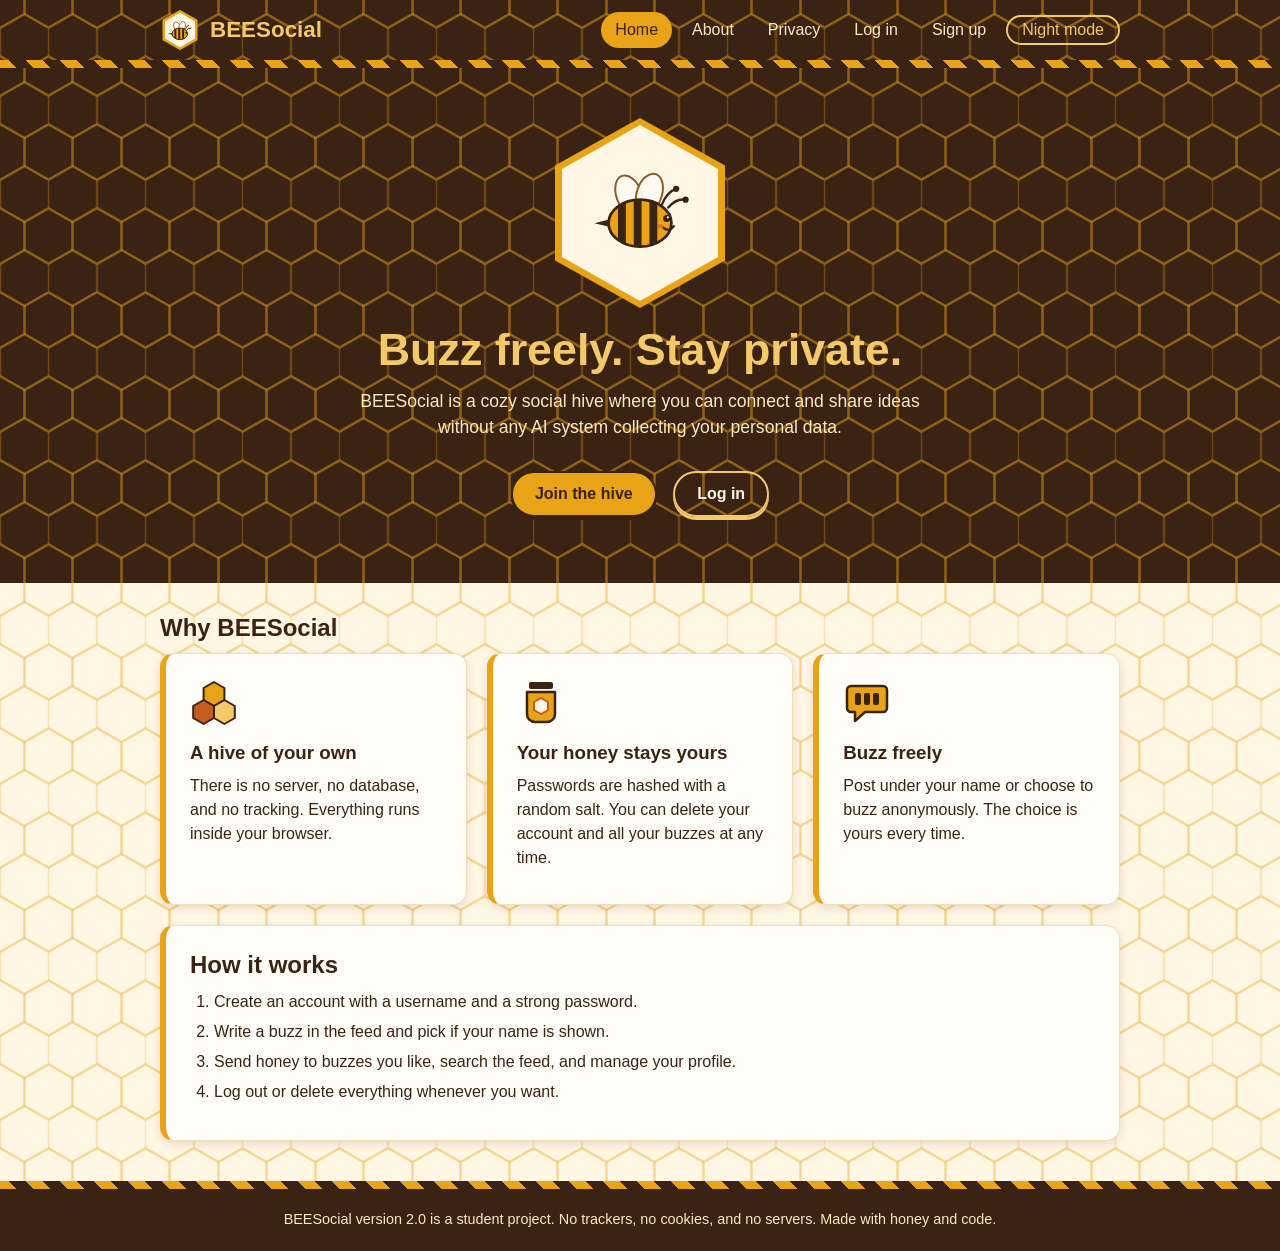
<file: beesocial/index.html>
<!DOCTYPE html>
<html lang="en">
<head>
  <meta charset="UTF-8">
  <meta name="viewport" content="width=device-width, initial-scale=1.0">
  <meta name="description" content="BEESocial is a private, bee themed social media prototype built with HTML, CSS, and JavaScript.">
  <title>BEESocial | Private Social Media</title>
  <link rel="icon" href="assets/img/logo.svg">
  <link rel="stylesheet" href="src/css/style.css">
</head>
<body data-root="">

  <!-- The navigation bar is created by main.js -->
  <div id="navbar"></div>

  <section class="hero">
    <div class="hero-bee"><div class="hero-bee-inner"><img src="assets/img/bee.svg" alt="A friendly bee"></div></div>
    <h1>Buzz freely. Stay private.</h1>
    <p>BEESocial is a cozy social hive where you can connect and share ideas without any AI system collecting your personal data.</p>
    <a class="btn" href="pages/signup.html">Join the hive</a>
    <a class="btn btn-outline" href="pages/login.html">Log in</a>
  </section>

  <main class="container">
    <h2>Why BEESocial</h2>
    <div class="features">
      <div class="card">
        <img class="feature-icon" src="assets/img/icon-comb.svg" alt="Honeycomb icon">
        <h3>A hive of your own</h3>
        <p>There is no server, no database, and no tracking. Everything runs inside your browser.</p>
      </div>
      <div class="card">
        <img class="feature-icon" src="assets/img/icon-jar.svg" alt="Honey jar icon">
        <h3>Your honey stays yours</h3>
        <p>Passwords are hashed with a random salt. You can delete your account and all your buzzes at any time.</p>
      </div>
      <div class="card">
        <img class="feature-icon" src="assets/img/icon-buzz.svg" alt="Speech bubble icon">
        <h3>Buzz freely</h3>
        <p>Post under your name or choose to buzz anonymously. The choice is yours every time.</p>
      </div>
    </div>

    <div class="card text-page">
      <h2>How it works</h2>
      <ol>
        <li>Create an account with a username and a strong password.</li>
        <li>Write a buzz in the feed and pick if your name is shown.</li>
        <li>Send honey to buzzes you like, search the feed, and manage your profile.</li>
        <li>Log out or delete everything whenever you want.</li>
      </ol>
    </div>
  </main>

  <footer class="footer">
    <p>BEESocial version 2.0 is a student project. No trackers, no cookies, and no servers. Made with honey and code.</p>
  </footer>

  <script src="src/js/main.js"></script>
</body>
</html>
</file>
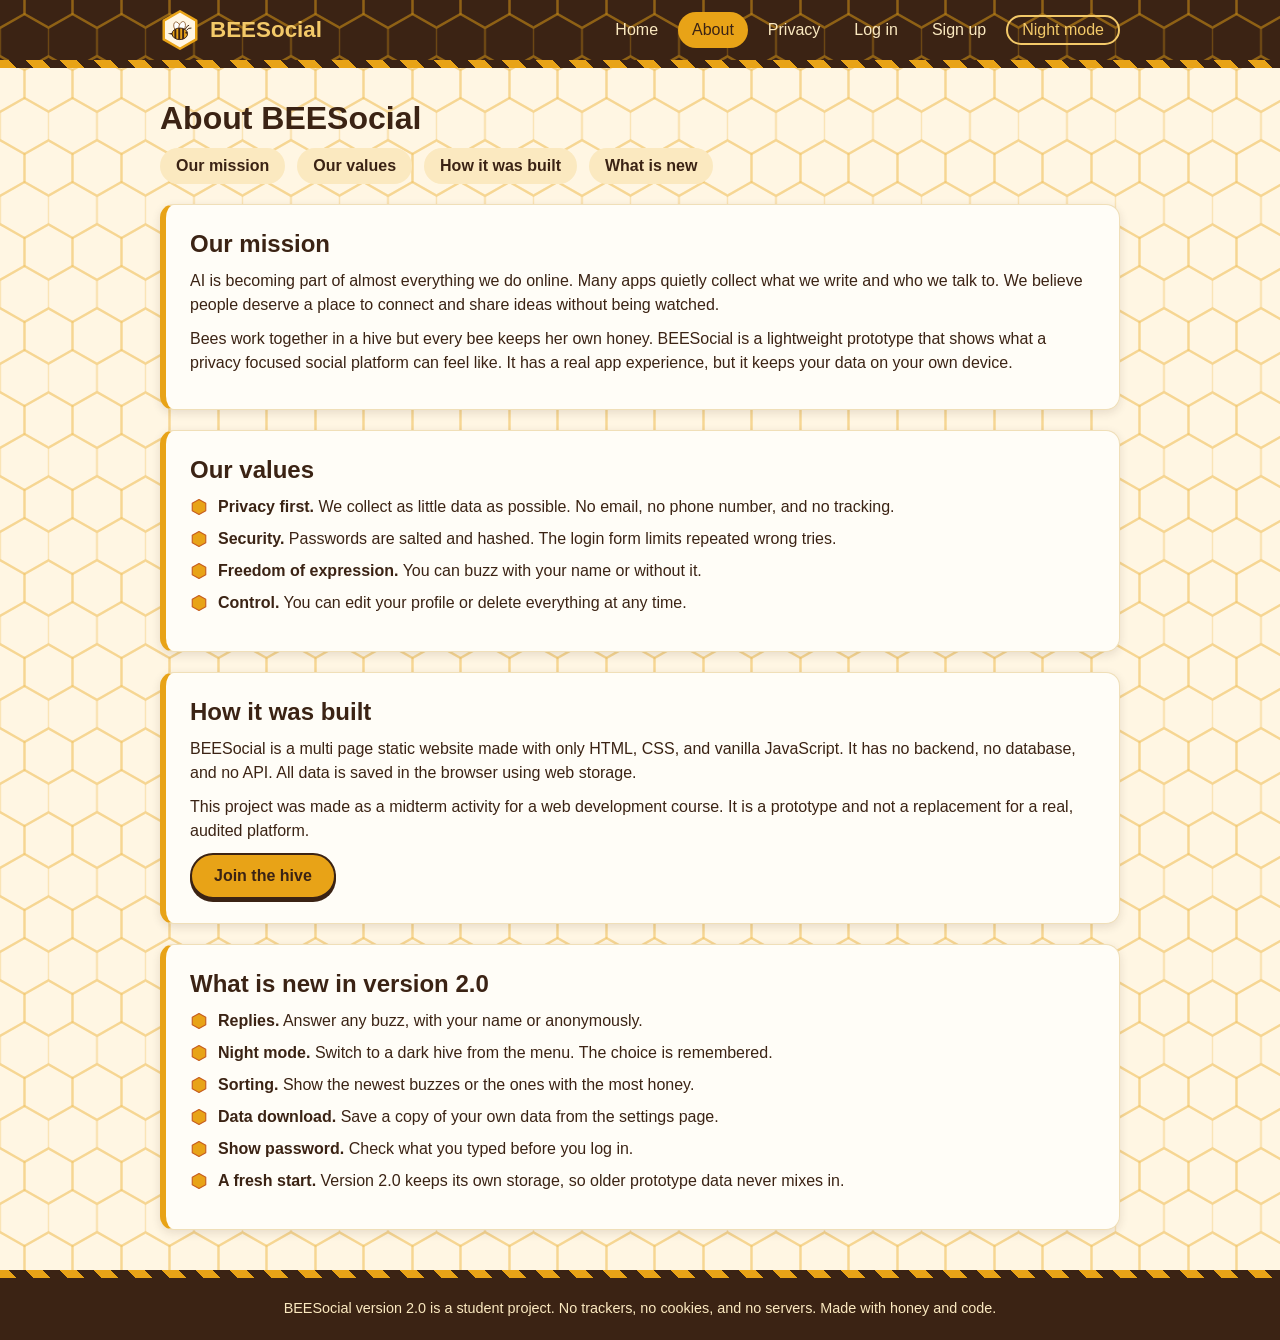
<file: beesocial/pages/about.html>
<!DOCTYPE html>
<html lang="en">
<head>
  <meta charset="UTF-8">
  <meta name="viewport" content="width=device-width, initial-scale=1.0">
  <title>About Us | BEESocial</title>
  <link rel="icon" href="../assets/img/logo.svg">
  <link rel="stylesheet" href="../src/css/style.css">
</head>
<body data-root="../">

  <div id="navbar"></div>

  <main class="container text-page">
    <h1>About BEESocial</h1>

    <!-- Links that jump to the sections below -->
    <div class="toc">
      <a href="#mission">Our mission</a>
      <a href="#values">Our values</a>
      <a href="#built">How it was built</a>
      <a href="#new">What is new</a>
    </div>

    <div class="card" id="mission">
      <h2>Our mission</h2>
      <p>AI is becoming part of almost everything we do online. Many apps quietly collect what we write and who we talk to. We believe people deserve a place to connect and share ideas without being watched.</p>
      <p>Bees work together in a hive but every bee keeps her own honey. BEESocial is a lightweight prototype that shows what a privacy focused social platform can feel like. It has a real app experience, but it keeps your data on your own device.</p>
    </div>

    <div class="card" id="values">
      <h2>Our values</h2>
      <ul>
        <li><strong>Privacy first.</strong> We collect as little data as possible. No email, no phone number, and no tracking.</li>
        <li><strong>Security.</strong> Passwords are salted and hashed. The login form limits repeated wrong tries.</li>
        <li><strong>Freedom of expression.</strong> You can buzz with your name or without it.</li>
        <li><strong>Control.</strong> You can edit your profile or delete everything at any time.</li>
      </ul>
    </div>

    <div class="card" id="built">
      <h2>How it was built</h2>
      <p>BEESocial is a multi page static website made with only HTML, CSS, and vanilla JavaScript. It has no backend, no database, and no API. All data is saved in the browser using web storage.</p>
      <p>This project was made as a midterm activity for a web development course. It is a prototype and not a replacement for a real, audited platform.</p>
      <a class="btn" href="signup.html">Join the hive</a>
    </div>

    <div class="card" id="new">
      <h2>What is new in version 2.0</h2>
      <ul>
        <li><strong>Replies.</strong> Answer any buzz, with your name or anonymously.</li>
        <li><strong>Night mode.</strong> Switch to a dark hive from the menu. The choice is remembered.</li>
        <li><strong>Sorting.</strong> Show the newest buzzes or the ones with the most honey.</li>
        <li><strong>Data download.</strong> Save a copy of your own data from the settings page.</li>
        <li><strong>Show password.</strong> Check what you typed before you log in.</li>
        <li><strong>A fresh start.</strong> Version 2.0 keeps its own storage, so older prototype data never mixes in.</li>
      </ul>
    </div>
  </main>

  <footer class="footer">
    <p>BEESocial version 2.0 is a student project. No trackers, no cookies, and no servers. Made with honey and code.</p>
  </footer>

  <script src="../src/js/main.js"></script>
</body>
</html>
</file>
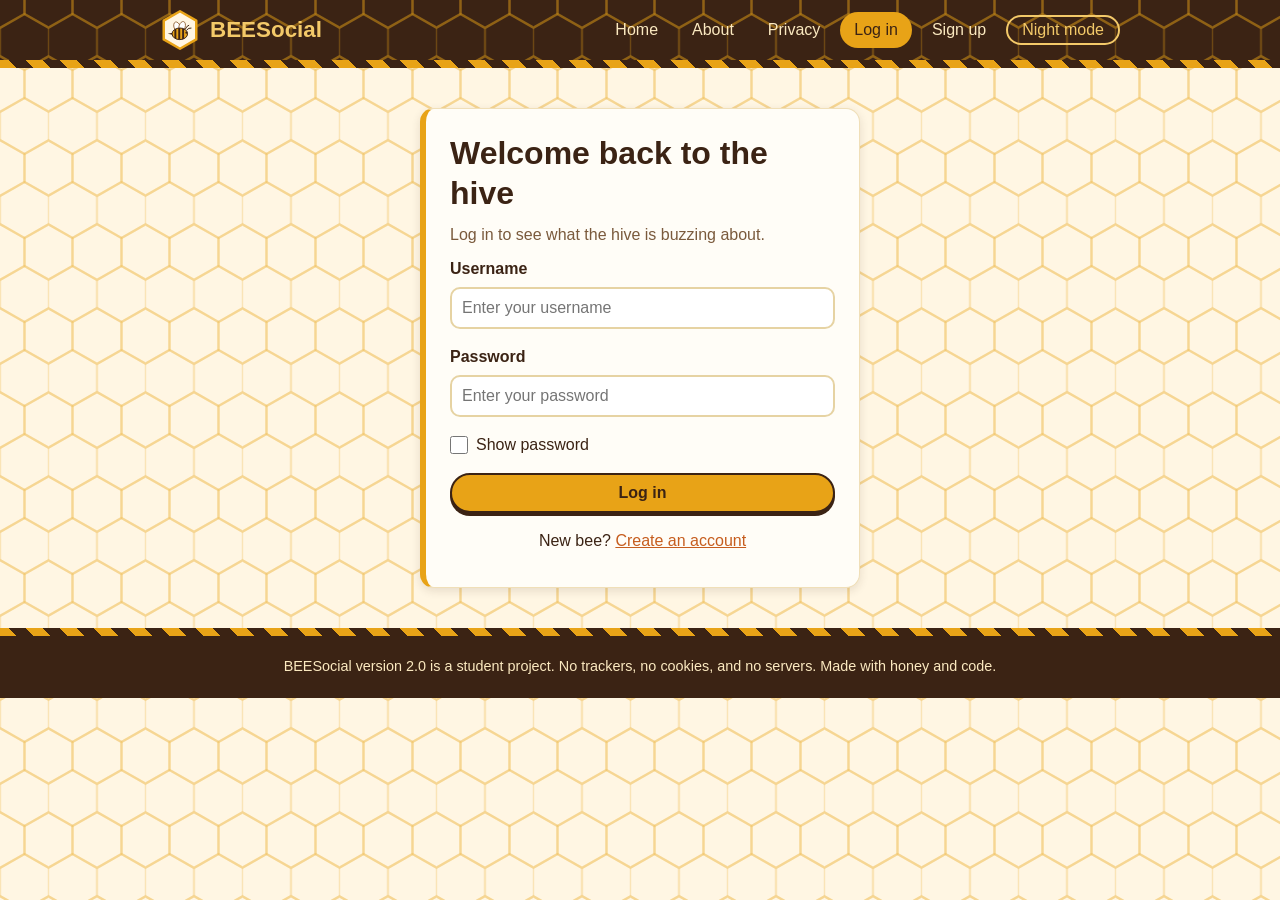
<file: beesocial/pages/feed.html>
<!DOCTYPE html>
<html lang="en">
<head>
  <meta charset="UTF-8">
  <meta name="viewport" content="width=device-width, initial-scale=1.0">
  <title>Feed | BEESocial</title>
  <link rel="icon" href="../assets/img/logo.svg">
  <link rel="stylesheet" href="../src/css/style.css">
</head>
<body data-root="../">

  <div id="navbar"></div>

  <main class="container">
    <div class="layout">

      <!-- Left card, filled by feed.js -->
      <aside class="card sidebar" id="sidebar"></aside>

      <section class="feed">

        <!-- Write a post -->
        <div class="card">
          <h2>What is the buzz today?</h2>
          <div id="message" class="message"></div>

          <form id="postForm">
            <div class="form-group">
              <textarea id="postText" name="postText" maxlength="200" placeholder="Share a buzz with the hive..."></textarea>
            </div>

            <div class="compose-footer">
              <div class="radio-group">
                <div class="radio-row">
                  <input type="radio" id="postNamed" name="visibility" value="named" checked>
                  <label for="postNamed">Show my name</label>
                </div>
                <div class="radio-row">
                  <input type="radio" id="postAnonymous" name="visibility" value="anonymous">
                  <label for="postAnonymous">Post anonymously</label>
                </div>
              </div>

              <span class="hint" id="charCount">0 / 200</span>
              <button type="submit" class="btn">Buzz it</button>
            </div>
          </form>
        </div>

        <!-- Search -->
        <div class="toolbar">
          <input type="text" id="searchInput" placeholder="Search the hive...">
          <select id="sortSelect" aria-label="Sort buzzes">
            <option value="newest">Newest first</option>
            <option value="honey">Most honey</option>
          </select>
        </div>

        <!-- All posts, filled by feed.js -->
        <div id="postList"></div>

      </section>
    </div>
  </main>

  <footer class="footer">
    <p>BEESocial version 2.0 is a student project. No trackers, no cookies, and no servers. Made with honey and code.</p>
  </footer>

  <script src="../src/js/main.js"></script>
  <script src="../src/js/feed.js"></script>
</body>
</html>
</file>
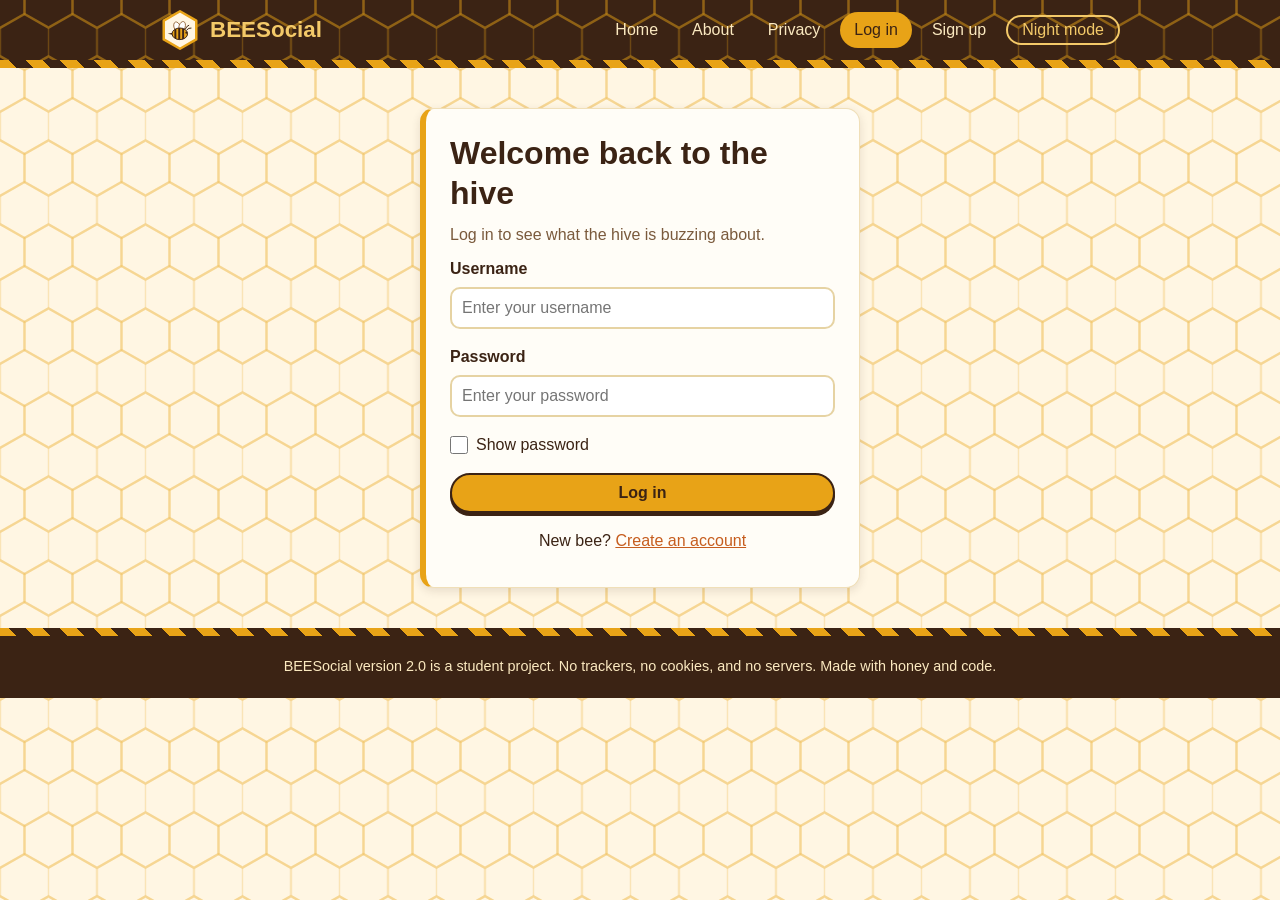
<file: beesocial/pages/login.html>
<!DOCTYPE html>
<html lang="en">
<head>
  <meta charset="UTF-8">
  <meta name="viewport" content="width=device-width, initial-scale=1.0">
  <title>Log in | BEESocial</title>
  <link rel="icon" href="../assets/img/logo.svg">
  <link rel="stylesheet" href="../src/css/style.css">
</head>
<body data-root="../">

  <div id="navbar"></div>

  <main class="container">
    <div class="card auth-card">
      <h1>Welcome back to the hive</h1>
      <p class="subtitle">Log in to see what the hive is buzzing about.</p>

      <div id="message" class="message"></div>

      <form id="loginForm">
        <div class="form-group">
          <label for="username">Username</label>
          <input type="text" id="username" name="username" placeholder="Enter your username" autocomplete="username" required>
        </div>

        <div class="form-group">
          <label for="password">Password</label>
          <input type="password" id="password" name="password" placeholder="Enter your password" autocomplete="current-password" required>
        </div>

        <div class="form-group check-row">
          <input type="checkbox" id="showPassword">
          <label for="showPassword">Show password</label>
        </div>

        <button type="submit" class="btn btn-full">Log in</button>
      </form>

      <p class="switch-text">New bee? <a href="signup.html">Create an account</a></p>
    </div>
  </main>

  <footer class="footer">
    <p>BEESocial version 2.0 is a student project. No trackers, no cookies, and no servers. Made with honey and code.</p>
  </footer>

  <script src="../src/js/main.js"></script>
  <script src="../src/js/login.js"></script>
</body>
</html>
</file>
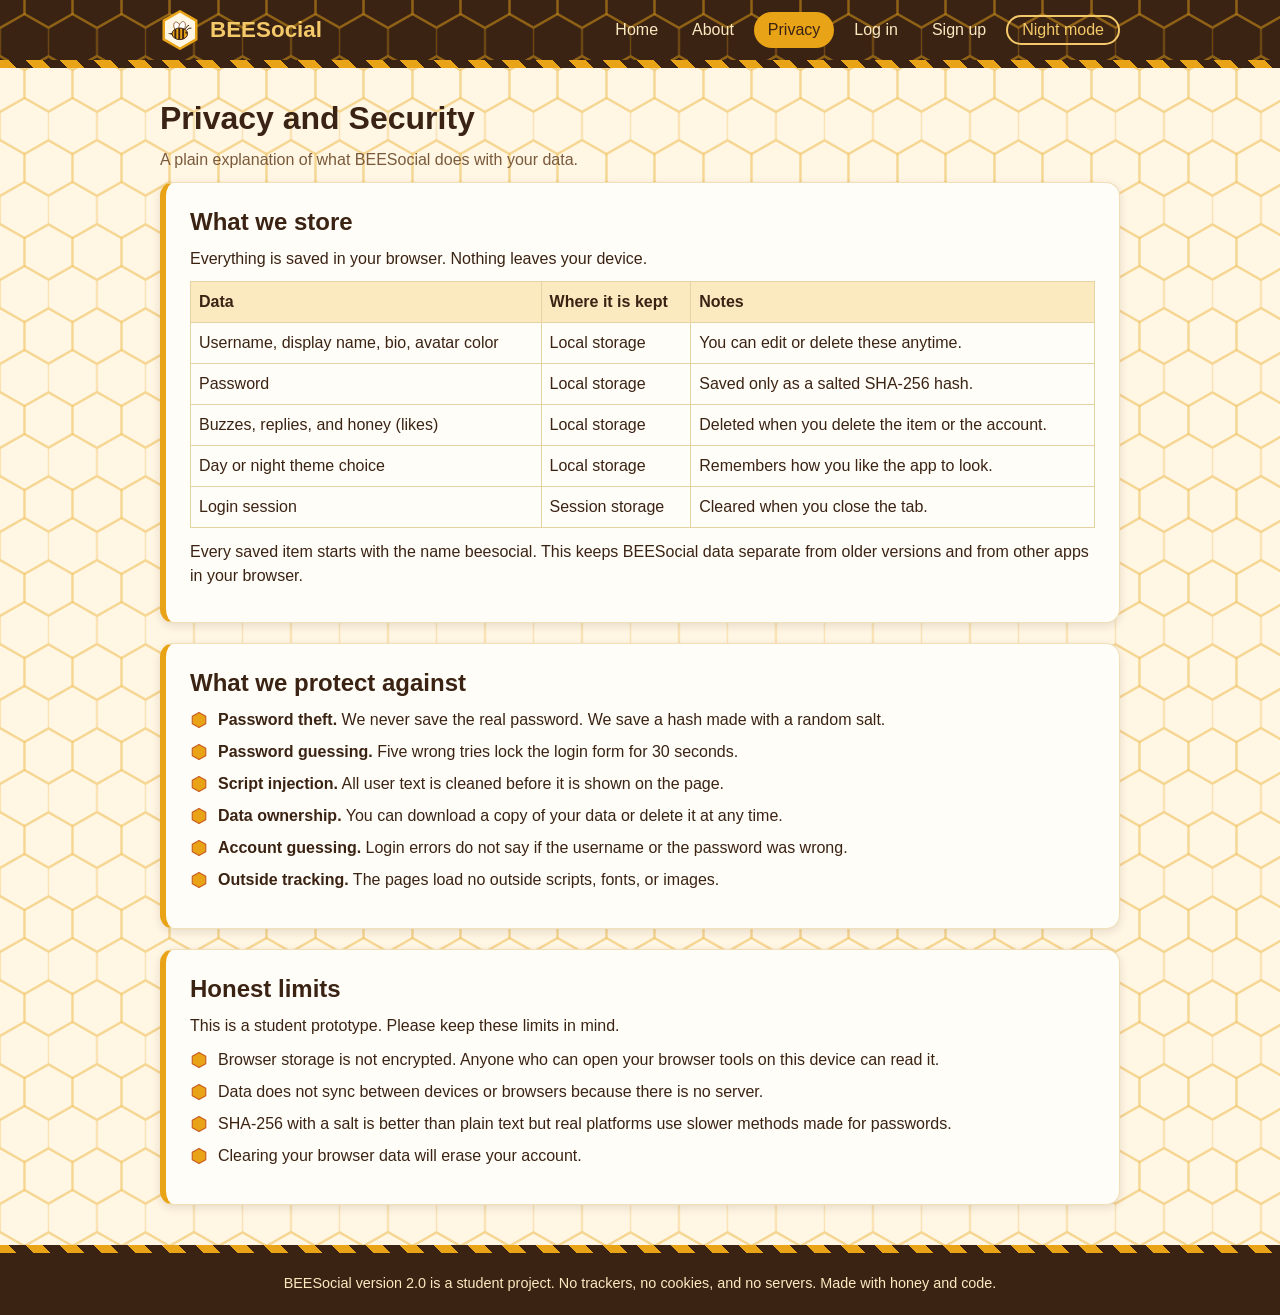
<file: beesocial/pages/privacy.html>
<!DOCTYPE html>
<html lang="en">
<head>
  <meta charset="UTF-8">
  <meta name="viewport" content="width=device-width, initial-scale=1.0">
  <title>Privacy | BEESocial</title>
  <link rel="icon" href="../assets/img/logo.svg">
  <link rel="stylesheet" href="../src/css/style.css">
</head>
<body data-root="../">

  <div id="navbar"></div>

  <main class="container text-page">
    <h1>Privacy and Security</h1>
    <p class="subtitle">A plain explanation of what BEESocial does with your data.</p>

    <div class="card">
      <h2>What we store</h2>
      <p>Everything is saved in your browser. Nothing leaves your device.</p>
      <table>
        <tr>
          <th>Data</th>
          <th>Where it is kept</th>
          <th>Notes</th>
        </tr>
        <tr>
          <td>Username, display name, bio, avatar color</td>
          <td>Local storage</td>
          <td>You can edit or delete these anytime.</td>
        </tr>
        <tr>
          <td>Password</td>
          <td>Local storage</td>
          <td>Saved only as a salted SHA-256 hash.</td>
        </tr>
        <tr>
          <td>Buzzes, replies, and honey (likes)</td>
          <td>Local storage</td>
          <td>Deleted when you delete the item or the account.</td>
        </tr>
        <tr>
          <td>Day or night theme choice</td>
          <td>Local storage</td>
          <td>Remembers how you like the app to look.</td>
        </tr>
        <tr>
          <td>Login session</td>
          <td>Session storage</td>
          <td>Cleared when you close the tab.</td>
        </tr>
      </table>
      <p>Every saved item starts with the name beesocial. This keeps BEESocial data separate from older versions and from other apps in your browser.</p>
    </div>

    <div class="card">
      <h2>What we protect against</h2>
      <ul>
        <li><strong>Password theft.</strong> We never save the real password. We save a hash made with a random salt.</li>
        <li><strong>Password guessing.</strong> Five wrong tries lock the login form for 30 seconds.</li>
        <li><strong>Script injection.</strong> All user text is cleaned before it is shown on the page.</li>
        <li><strong>Data ownership.</strong> You can download a copy of your data or delete it at any time.</li>
        <li><strong>Account guessing.</strong> Login errors do not say if the username or the password was wrong.</li>
        <li><strong>Outside tracking.</strong> The pages load no outside scripts, fonts, or images.</li>
      </ul>
    </div>

    <div class="card">
      <h2>Honest limits</h2>
      <p>This is a student prototype. Please keep these limits in mind.</p>
      <ul>
        <li>Browser storage is not encrypted. Anyone who can open your browser tools on this device can read it.</li>
        <li>Data does not sync between devices or browsers because there is no server.</li>
        <li>SHA-256 with a salt is better than plain text but real platforms use slower methods made for passwords.</li>
        <li>Clearing your browser data will erase your account.</li>
      </ul>
    </div>
  </main>

  <footer class="footer">
    <p>BEESocial version 2.0 is a student project. No trackers, no cookies, and no servers. Made with honey and code.</p>
  </footer>

  <script src="../src/js/main.js"></script>
</body>
</html>
</file>
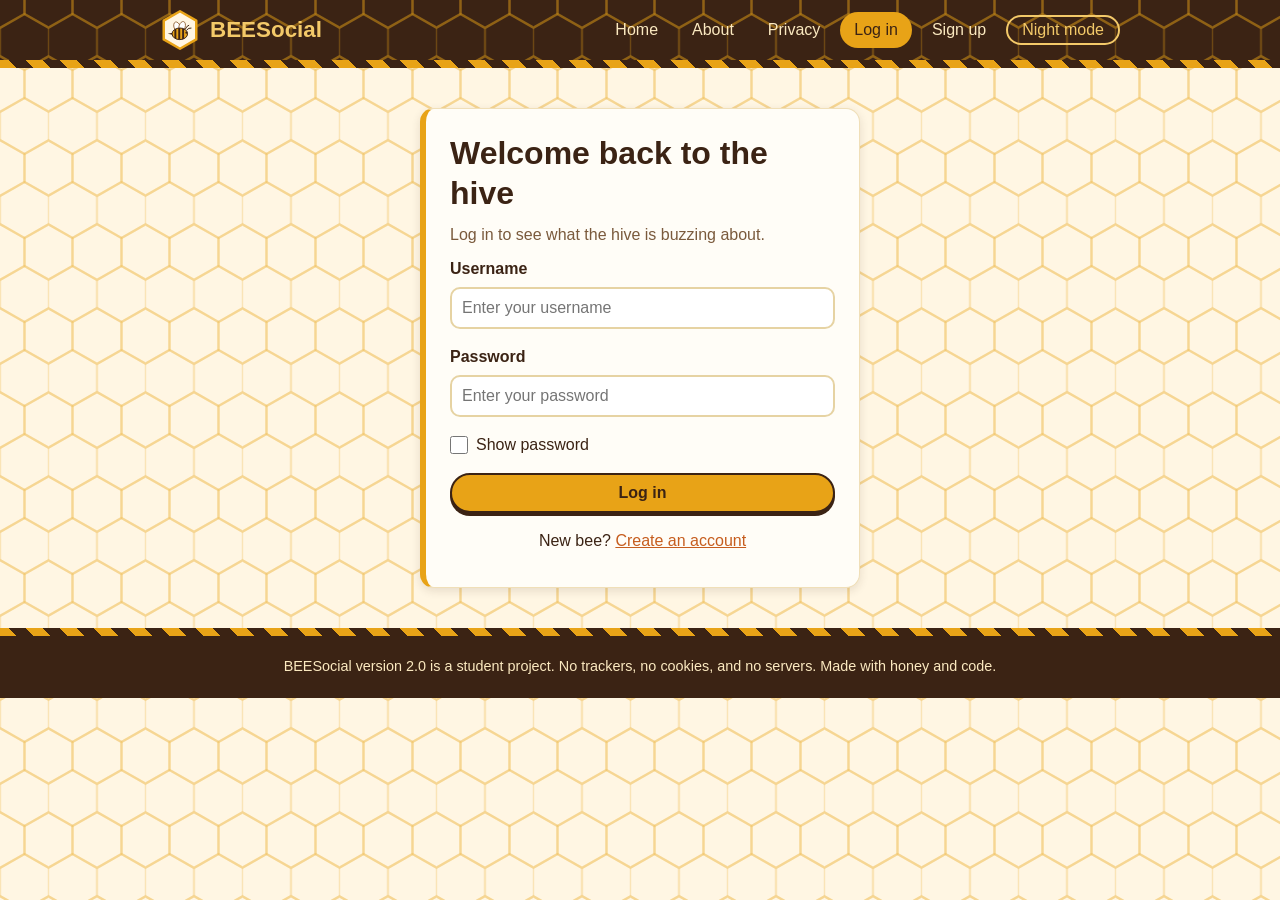
<file: beesocial/pages/profile.html>
<!DOCTYPE html>
<html lang="en">
<head>
  <meta charset="UTF-8">
  <meta name="viewport" content="width=device-width, initial-scale=1.0">
  <title>Profile | BEESocial</title>
  <link rel="icon" href="../assets/img/logo.svg">
  <link rel="stylesheet" href="../src/css/style.css">
</head>
<body data-root="../">

  <div id="navbar"></div>

  <main class="container">

    <!-- Profile info, filled by profile.js -->
    <div class="card profile-header">
      <div id="profileHeader"></div>

      <div class="stats">
        <div><strong id="statPosts">0</strong>Buzzes</div>
        <div><strong id="statLikes">0</strong>Honey received</div>
        <div><strong id="statReplies">0</strong>Replies sent</div>
        <div><strong id="statAnonymous">0</strong>Anonymous buzzes</div>
      </div>
    </div>

    <h2>Your buzzes</h2>
    <div id="postList"></div>

  </main>

  <footer class="footer">
    <p>BEESocial version 2.0 is a student project. No trackers, no cookies, and no servers. Made with honey and code.</p>
  </footer>

  <script src="../src/js/main.js"></script>
  <script src="../src/js/profile.js"></script>
</body>
</html>
</file>
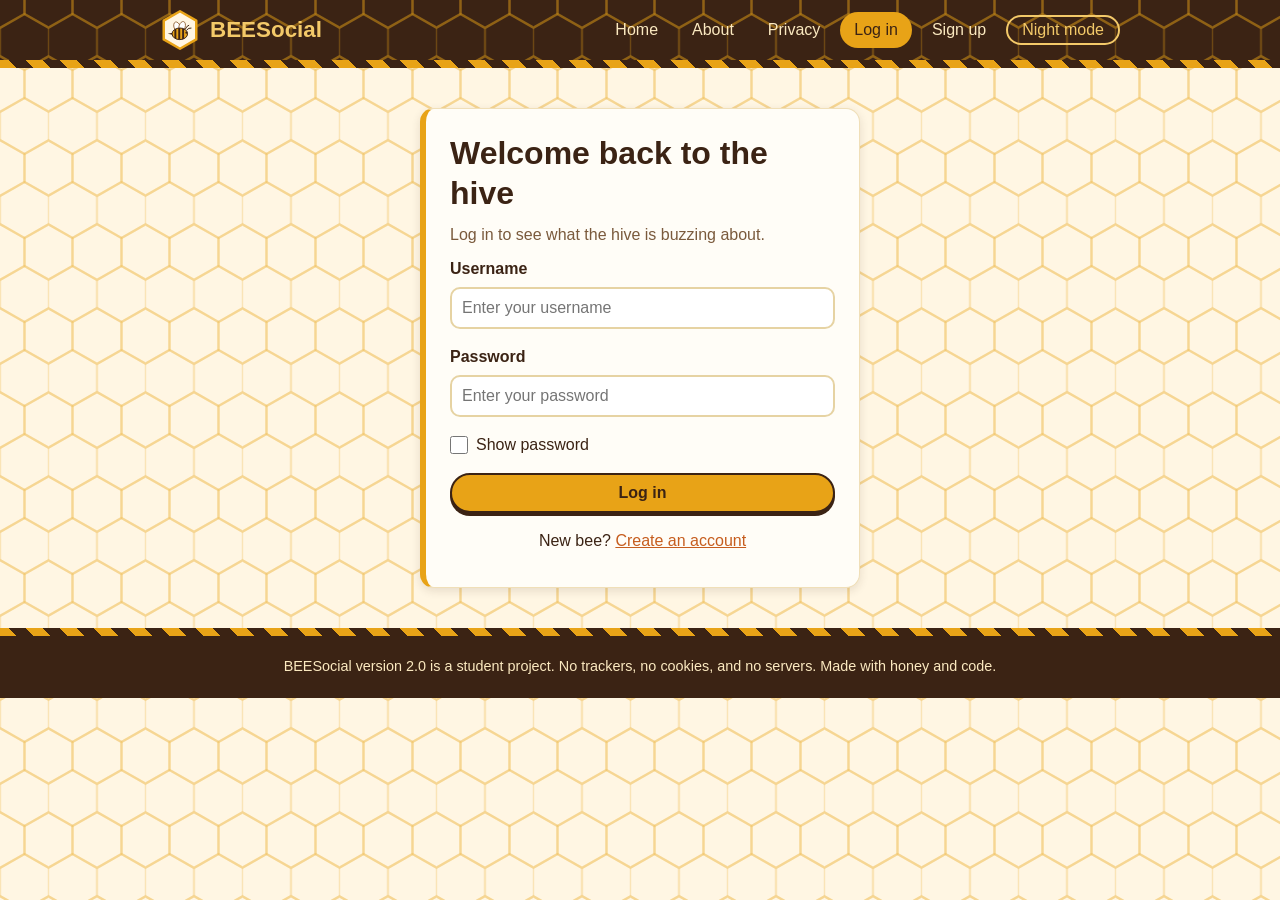
<file: beesocial/pages/settings.html>
<!DOCTYPE html>
<html lang="en">
<head>
  <meta charset="UTF-8">
  <meta name="viewport" content="width=device-width, initial-scale=1.0">
  <title>Settings | BEESocial</title>
  <link rel="icon" href="../assets/img/logo.svg">
  <link rel="stylesheet" href="../src/css/style.css">
</head>
<body data-root="../">

  <div id="navbar"></div>

  <main class="container">
    <h1>Settings</h1>

    <!-- Edit profile -->
    <div class="card">
      <h2>Edit profile</h2>
      <div id="profileMessage" class="message"></div>

      <form id="profileForm">
        <div class="form-group">
          <label for="displayName">Display name</label>
          <input type="text" id="displayName" name="displayName" required>
        </div>

        <div class="form-group">
          <label for="bio">Bio</label>
          <textarea id="bio" name="bio" maxlength="120" placeholder="Tell people a little about you"></textarea>
          <p class="hint">Up to 120 characters.</p>
        </div>

        <div class="form-group">
          <label for="avatarColor">Avatar color</label>
          <select id="avatarColor" name="avatarColor"></select>
        </div>

        <button type="submit" class="btn">Save profile</button>
      </form>
    </div>

    <!-- Change password -->
    <div class="card">
      <h2>Change password</h2>
      <div id="passwordMessage" class="message"></div>

      <form id="passwordForm">
        <div class="form-group">
          <label for="currentPassword">Current password</label>
          <input type="password" id="currentPassword" name="currentPassword" autocomplete="current-password" required>
        </div>

        <div class="form-group">
          <label for="newPassword">New password</label>
          <input type="password" id="newPassword" name="newPassword" autocomplete="new-password" required>
        </div>

        <div class="form-group">
          <label for="confirmNewPassword">Confirm new password</label>
          <input type="password" id="confirmNewPassword" name="confirmNewPassword" autocomplete="new-password" required>
        </div>

        <button type="submit" class="btn">Change password</button>
      </form>
    </div>

    <!-- Download data -->
    <div class="card">
      <h2>Download my data</h2>
      <p>Get a copy of your profile, your buzzes, and your replies as a file. Your password is not included.</p>
      <div id="exportMessage" class="message"></div>
      <button type="button" id="exportBtn" class="btn btn-outline">Download my data</button>
    </div>

    <!-- Delete account -->
    <div class="card">
      <h2>Delete account</h2>
      <p>This removes your account, your buzzes, your replies, and your honey from this browser. It cannot be undone.</p>
      <button type="button" id="deleteBtn" class="btn btn-danger">Delete my account</button>
    </div>
  </main>

  <footer class="footer">
    <p>BEESocial version 2.0 is a student project. No trackers, no cookies, and no servers. Made with honey and code.</p>
  </footer>

  <script src="../src/js/main.js"></script>
  <script src="../src/js/settings.js"></script>
</body>
</html>
</file>
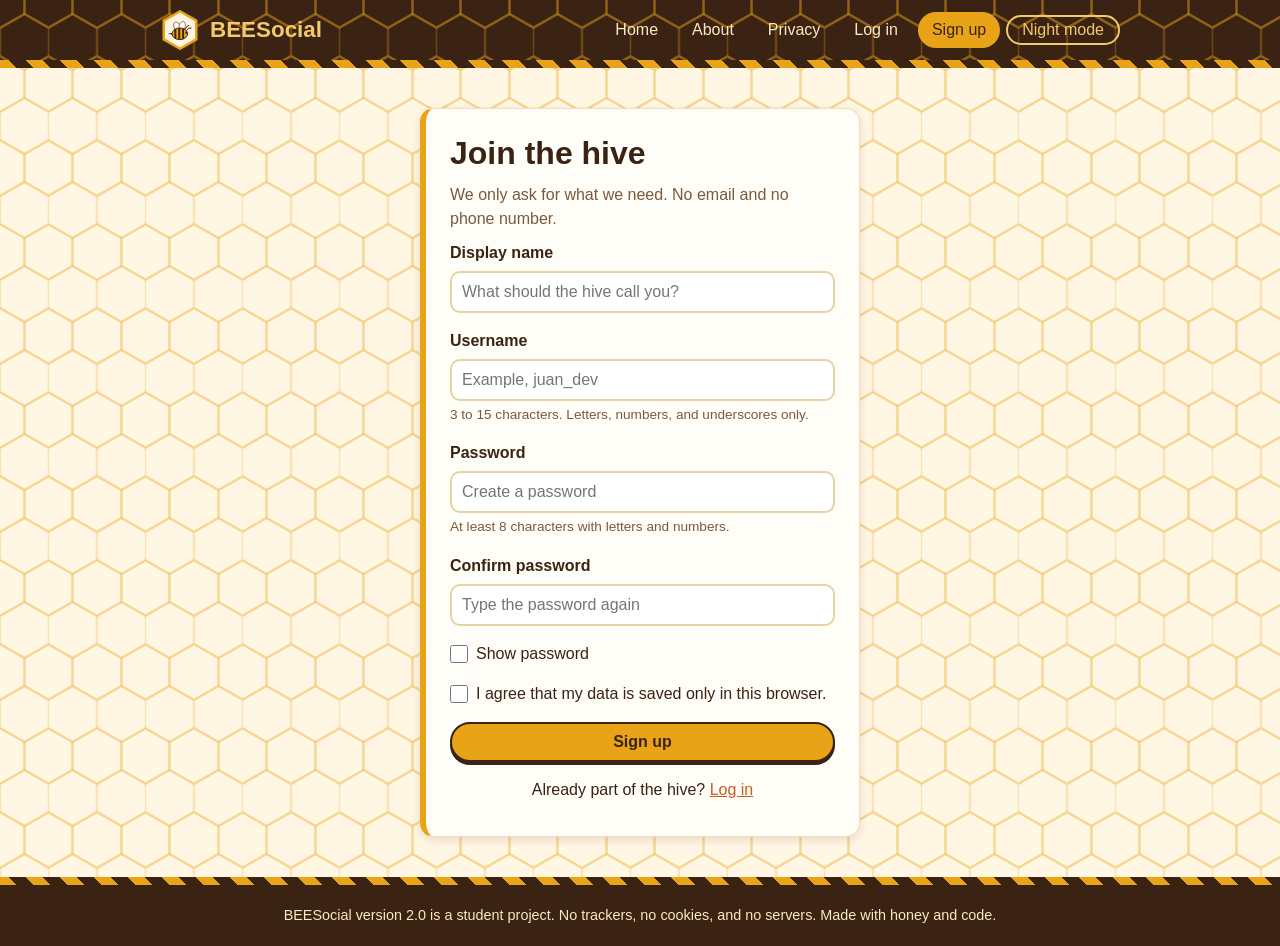
<file: beesocial/pages/signup.html>
<!DOCTYPE html>
<html lang="en">
<head>
  <meta charset="UTF-8">
  <meta name="viewport" content="width=device-width, initial-scale=1.0">
  <title>Sign up | BEESocial</title>
  <link rel="icon" href="../assets/img/logo.svg">
  <link rel="stylesheet" href="../src/css/style.css">
</head>
<body data-root="../">

  <div id="navbar"></div>

  <main class="container">
    <div class="card auth-card">
      <h1>Join the hive</h1>
      <p class="subtitle">We only ask for what we need. No email and no phone number.</p>

      <div id="message" class="message"></div>

      <form id="signupForm">
        <div class="form-group">
          <label for="displayName">Display name</label>
          <input type="text" id="displayName" name="displayName" placeholder="What should the hive call you?" required>
        </div>

        <div class="form-group">
          <label for="username">Username</label>
          <input type="text" id="username" name="username" placeholder="Example, juan_dev" autocomplete="username" required>
          <p class="hint">3 to 15 characters. Letters, numbers, and underscores only.</p>
        </div>

        <div class="form-group">
          <label for="password">Password</label>
          <input type="password" id="password" name="password" placeholder="Create a password" autocomplete="new-password" required>
          <p class="hint">At least 8 characters with letters and numbers.</p>
        </div>

        <div class="form-group">
          <label for="confirmPassword">Confirm password</label>
          <input type="password" id="confirmPassword" name="confirmPassword" placeholder="Type the password again" autocomplete="new-password" required>
        </div>

        <div class="form-group check-row">
          <input type="checkbox" id="showPassword">
          <label for="showPassword">Show password</label>
        </div>

        <div class="form-group check-row">
          <input type="checkbox" id="agree" name="agree">
          <label for="agree">I agree that my data is saved only in this browser.</label>
        </div>

        <button type="submit" class="btn btn-full">Sign up</button>
      </form>

      <p class="switch-text">Already part of the hive? <a href="login.html">Log in</a></p>
    </div>
  </main>

  <footer class="footer">
    <p>BEESocial version 2.0 is a student project. No trackers, no cookies, and no servers. Made with honey and code.</p>
  </footer>

  <script src="../src/js/main.js"></script>
  <script src="../src/js/signup.js"></script>
</body>
</html>
</file>
<file: beesocial/src/css/style.css>
/* style.css
   One external stylesheet used by every page of BEESocial.

   Color palette (warm autumn)
   Honey amber   #e8a317
   Burnt orange  #c65d1e
   Maple rust    #a63d2f
   Deep brown    #3b2314
   Cream         #fff6e3

   The colors that change between day and night are saved as variables.
   Night mode only changes the variables, so the rest of the code stays the same. */

:root {
  --bg: #fff6e3;
  --pattern: url("../../assets/img/honeycomb-light.svg");
  --text: #3b2314;
  --heading: #3b2314;
  --muted: #7a5a3c;
  --card: #fffdf7;
  --card-border: #f0dfb8;
  --input-bg: #ffffff;
  --input-border: #e6d3a3;
  --soft: #fbe9c0;
  --soft-hover: #fff1c9;
  --link: #c65d1e;
  --stat: #c65d1e;
  --liked-bg: #fbe3a0;
  --btn-border: #3b2314;
  --error-bg: #fbe3dc;
  --error-text: #8a2f23;
  --success-bg: #f4efc9;
  --success-text: #4b4a14;
  --shadow: rgba(59, 35, 20, 0.12);
}

body.night {
  --bg: #1a100a;
  --pattern: url("../../assets/img/honeycomb-dark.svg");
  --text: #f6e6c8;
  --heading: #f3c969;
  --muted: #c9ab80;
  --card: #2a1a10;
  --card-border: #4a3220;
  --input-bg: #1f130b;
  --input-border: #5a3d27;
  --soft: #3d2818;
  --soft-hover: #4a321f;
  --link: #f3b92e;
  --stat: #f3c969;
  --liked-bg: #5a3d12;
  --btn-border: #f3c969;
  --error-bg: #4a1f19;
  --error-text: #ffb4a6;
  --success-bg: #3b3a12;
  --success-text: #e6e39a;
  --shadow: rgba(0, 0, 0, 0.45);
}

/* BASIC RESET AND PAGE SETTINGS */
* {
  box-sizing: border-box;
  margin: 0;
  padding: 0;
}

body {
  font-family: "Trebuchet MS", Verdana, Arial, sans-serif;
  background-color: var(--bg);
  background-image: var(--pattern);
  color: var(--text);
  line-height: 1.5;
}

a {
  color: var(--link);
}

h1, h2, h3 {
  color: var(--heading);
  margin-bottom: 10px;
  line-height: 1.25;
}

p {
  margin-bottom: 10px;
}

/* BEE STRIPE
   A thin striped bar like the body of a bee. Used under the navbar and above the footer. */
.navbar::after,
.footer::before {
  content: "";
  display: block;
  height: 8px;
  background: repeating-linear-gradient(45deg, #e8a317 0, #e8a317 12px, #3b2314 12px, #3b2314 24px);
}

/* NAVIGATION BAR */
.navbar {
  background-color: #3b2314;
  background-image: url("../../assets/img/honeycomb-dark.svg");
  position: sticky;
  top: 0;
  z-index: 10;
}

.nav-inner {
  max-width: 1000px;
  margin: 0 auto;
  padding: 10px 20px;
  display: flex;
  justify-content: space-between;
  align-items: center;
  flex-wrap: wrap;
  gap: 10px;
}

.brand {
  display: flex;
  align-items: center;
  gap: 10px;
  color: #f3c969;
  font-size: 1.4rem;
  font-weight: bold;
  text-decoration: none;
}

.brand img {
  width: 40px;
  height: 40px;
}

.nav-links {
  display: flex;
  align-items: center;
  gap: 6px;
  flex-wrap: wrap;
}

.nav-links a {
  color: #fbe9c0;
  text-decoration: none;
  padding: 6px 14px;
  border-radius: 20px;
}

.nav-links a:hover,
.nav-links a.active {
  background-color: #e8a317;
  color: #3b2314;
}

.nav-links button {
  background: none;
  border: 2px solid #f3c969;
  color: #f3c969;
  padding: 4px 14px;
  border-radius: 20px;
  cursor: pointer;
  font-size: 1rem;
  font-family: inherit;
}

.nav-links button:hover {
  background-color: #f3c969;
  color: #3b2314;
}

/* GENERAL LAYOUT */
.container {
  max-width: 1000px;
  margin: 30px auto;
  padding: 0 20px;
}

.card {
  background-color: var(--card);
  border: 1px solid var(--card-border);
  border-left: 6px solid #e8a317;
  border-radius: 14px;
  padding: 24px;
  margin-bottom: 20px;
  box-shadow: 0 3px 10px var(--shadow);
}

.subtitle {
  color: var(--muted);
}

/* BUTTONS */
.btn {
  display: inline-block;
  background-color: #e8a317;
  color: #3b2314;
  border: 2px solid var(--btn-border);
  padding: 9px 22px;
  border-radius: 30px;
  font-size: 1rem;
  font-weight: bold;
  font-family: inherit;
  cursor: pointer;
  text-decoration: none;
  box-shadow: 0 3px 0 var(--btn-border);
}

.btn:hover {
  background-color: #f3b92e;
}

.btn:active {
  box-shadow: none;
  transform: translateY(3px);
}

.btn-small {
  padding: 4px 16px;
  font-size: 0.9rem;
  box-shadow: 0 2px 0 var(--btn-border);
}

.btn-outline {
  background-color: transparent;
  color: var(--text);
}

.btn-outline:hover {
  background-color: var(--soft);
}

.btn-danger {
  background-color: #a63d2f;
  color: #ffffff;
}

.btn-danger:hover {
  background-color: #8a2f23;
}

.btn-full {
  width: 100%;
}

/* FORMS */
.form-group {
  margin-bottom: 16px;
}

label {
  display: block;
  font-weight: bold;
  margin-bottom: 6px;
}

input[type="text"],
input[type="password"],
select,
textarea {
  width: 100%;
  padding: 10px;
  border: 2px solid var(--input-border);
  border-radius: 10px;
  font-size: 1rem;
  font-family: inherit;
  background-color: var(--input-bg);
  color: var(--text);
}

input:focus,
select:focus,
textarea:focus {
  outline: none;
  border-color: #e8a317;
  box-shadow: 0 0 0 3px rgba(232, 163, 23, 0.3);
}

input[type="radio"],
input[type="checkbox"] {
  accent-color: #c65d1e;
  width: 18px;
  height: 18px;
}

textarea {
  resize: vertical;
  min-height: 90px;
}

.hint {
  font-size: 0.85rem;
  color: var(--muted);
  margin-top: 4px;
}

.check-row,
.radio-row {
  display: flex;
  align-items: center;
  gap: 8px;
}

.check-row label,
.radio-row label {
  margin-bottom: 0;
  font-weight: normal;
}

.radio-group {
  display: flex;
  gap: 20px;
  flex-wrap: wrap;
}

/* MESSAGES */
.message {
  display: none;
  padding: 10px 14px;
  border-radius: 10px;
  margin-bottom: 14px;
  font-size: 0.95rem;
}

.message.error {
  display: block;
  background-color: var(--error-bg);
  color: var(--error-text);
  border-left: 5px solid #a63d2f;
}

.message.success {
  display: block;
  background-color: var(--success-bg);
  color: var(--success-text);
  border-left: 5px solid #8a8a1f;
}

/* LOGIN AND SIGNUP PAGES */
.auth-card {
  max-width: 440px;
  margin: 40px auto;
}

.switch-text {
  text-align: center;
  margin-top: 16px;
}

/* HOME PAGE */
.hero {
  background-color: #3b2314;
  background-image: url("../../assets/img/honeycomb-dark.svg");
  color: #fff6e3;
  text-align: center;
  padding: 50px 20px 60px 20px;
}

.hero h1 {
  color: #f3c969;
  font-size: 2.8rem;
}

.hero p {
  max-width: 620px;
  margin: 0 auto 24px auto;
  color: #fbe9c0;
  font-size: 1.1rem;
}

.hero .btn {
  margin: 6px;
  border-color: #3b2314;
  box-shadow: 0 3px 0 #3b2314;
}

.hero .btn-outline {
  color: #fff6e3;
  border-color: #f3c969;
  box-shadow: 0 3px 0 #f3c969;
}

.hero .btn-outline:hover {
  background-color: #5a3a22;
}

/* The bee sits inside a honeycomb cell and floats gently up and down.
   The outer hexagon is amber and the inner hexagon is cream, which makes a border. */
.hero-bee {
  width: 170px;
  height: 190px;
  margin: 0 auto 14px auto;
  background-color: #e8a317;
  clip-path: polygon(50% 0%, 100% 25%, 100% 75%, 50% 100%, 0% 75%, 0% 25%);
  display: flex;
  justify-content: center;
  align-items: center;
  animation: float 3s ease-in-out infinite;
}

.hero-bee-inner {
  width: 156px;
  height: 176px;
  background-color: #fff6e3;
  clip-path: polygon(50% 0%, 100% 25%, 100% 75%, 50% 100%, 0% 75%, 0% 25%);
  display: flex;
  justify-content: center;
  align-items: center;
}

.hero-bee-inner img {
  width: 110px;
}

@keyframes float {
  0% { transform: translateY(0); }
  50% { transform: translateY(-12px); }
  100% { transform: translateY(0); }
}

/* People who prefer less motion will not see the animation. */
@media (prefers-reduced-motion: reduce) {
  .hero-bee {
    animation: none;
  }
}

.features {
  display: flex;
  gap: 20px;
  flex-wrap: wrap;
}

.features .card {
  flex: 1;
  min-width: 240px;
}

.feature-icon {
  width: 48px;
  height: 48px;
  margin-bottom: 8px;
}

/* ABOUT AND PRIVACY PAGES */
.toc {
  display: flex;
  gap: 12px;
  flex-wrap: wrap;
  margin-bottom: 20px;
}

.toc a {
  background-color: var(--soft);
  color: var(--text);
  text-decoration: none;
  padding: 6px 16px;
  border-radius: 20px;
  font-weight: bold;
}

.toc a:hover {
  background-color: #e8a317;
  color: #3b2314;
}

.text-page ol {
  margin-left: 24px;
  margin-bottom: 12px;
}

/* Bullet lists use small honeycomb cells as markers. */
.text-page ul {
  list-style: none;
  margin-bottom: 12px;
}

.text-page ul li {
  position: relative;
  padding-left: 28px;
  margin-bottom: 8px;
}

.text-page ul li::before {
  content: "";
  position: absolute;
  left: 0;
  top: 3px;
  width: 18px;
  height: 18px;
  background: url("../../assets/img/icon-hex.svg") no-repeat center / contain;
}

.text-page li {
  margin-bottom: 6px;
}

table {
  width: 100%;
  border-collapse: collapse;
  margin-bottom: 12px;
}

th, td {
  border: 1px solid var(--input-border);
  padding: 8px;
  text-align: left;
}

th {
  background-color: var(--soft);
}

/* FEED AND PROFILE PAGES */
.layout {
  display: flex;
  gap: 20px;
  align-items: flex-start;
}

.sidebar {
  width: 260px;
  text-align: center;
}

.feed {
  flex: 1;
  min-width: 0;
}

.toolbar {
  display: flex;
  gap: 10px;
  margin-bottom: 16px;
}

.toolbar input {
  flex: 1;
}

.toolbar select {
  width: auto;
}

/* Avatars are hexagons, like a honeycomb cell. */
.avatar {
  width: 48px;
  height: 48px;
  min-width: 48px;
  clip-path: polygon(50% 0%, 93% 25%, 93% 75%, 50% 100%, 7% 75%, 7% 25%);
  color: #ffffff;
  font-weight: bold;
  font-size: 1.2rem;
  display: flex;
  justify-content: center;
  align-items: center;
}

.avatar-big {
  width: 100px;
  height: 100px;
  font-size: 2.6rem;
  margin: 0 auto 10px auto;
}

.avatar-small {
  width: 34px;
  height: 34px;
  min-width: 34px;
  font-size: 0.95rem;
}

.handle,
.time {
  color: var(--muted);
  font-size: 0.9rem;
}

.tip {
  background-color: var(--soft);
  border-radius: 10px;
  padding: 10px;
  font-size: 0.9rem;
  text-align: left;
  margin-top: 16px;
}

.compose-footer {
  display: flex;
  justify-content: space-between;
  align-items: center;
  flex-wrap: wrap;
  gap: 10px;
  margin-top: 12px;
}

.post-main {
  display: flex;
  gap: 14px;
}

.post-body {
  flex: 1;
  min-width: 0;
}

.post-text {
  white-space: pre-wrap;
  word-wrap: break-word;
  margin: 6px 0 10px 0;
}

.post-actions {
  display: flex;
  gap: 10px;
  flex-wrap: wrap;
}

.post-actions button {
  display: flex;
  align-items: center;
  gap: 6px;
  background: none;
  border: 2px solid var(--input-border);
  border-radius: 20px;
  padding: 3px 14px;
  cursor: pointer;
  font-size: 0.9rem;
  font-family: inherit;
  color: var(--muted);
}

.post-actions button:hover {
  background-color: var(--soft-hover);
}

.post-actions button img {
  width: 14px;
  height: 14px;
  opacity: 0.5;
}

.post-actions .liked {
  background-color: var(--liked-bg);
  border-color: #e8a317;
  color: var(--text);
  font-weight: bold;
}

.post-actions .liked img {
  opacity: 1;
}

.post-actions .delete-btn:hover {
  background-color: var(--error-bg);
  color: var(--error-text);
}

.badge {
  background-color: #fbe3a0;
  color: #6b3f0e;
  border-radius: 10px;
  padding: 2px 8px;
  font-size: 0.75rem;
}

.empty {
  text-align: center;
  color: var(--muted);
}

/* REPLIES */
.replies {
  margin-top: 16px;
  padding-top: 14px;
  border-top: 2px dashed var(--input-border);
}

.reply {
  display: flex;
  gap: 10px;
  margin-bottom: 12px;
}

.reply-body {
  flex: 1;
  min-width: 0;
}

.reply-text {
  white-space: pre-wrap;
  word-wrap: break-word;
  margin: 2px 0;
}

.reply-delete {
  background: none;
  border: none;
  color: var(--muted);
  font-size: 0.8rem;
  font-family: inherit;
  cursor: pointer;
  text-decoration: underline;
}

.reply-delete:hover {
  color: var(--error-text);
}

.reply-form {
  display: flex;
  gap: 10px;
  align-items: center;
  flex-wrap: wrap;
  margin-top: 10px;
}

.reply-form .reply-input {
  flex: 1;
  min-width: 180px;
}

.reply-options {
  display: flex;
  align-items: center;
  gap: 12px;
  font-size: 0.9rem;
}

.stats {
  display: flex;
  justify-content: center;
  gap: 40px;
  margin-top: 16px;
  flex-wrap: wrap;
}

.stats strong {
  display: block;
  font-size: 1.6rem;
  color: var(--stat);
}

.profile-header {
  text-align: center;
}

/* FOOTER */
.footer {
  background-color: #3b2314;
  color: #fbe9c0;
  text-align: center;
  margin-top: 40px;
  font-size: 0.9rem;
}

.footer p {
  padding: 20px;
  margin: 0;
}

/* SMALL SCREENS */
@media (max-width: 700px) {
  .layout {
    flex-direction: column;
  }

  .sidebar {
    width: 100%;
  }

  .hero h1 {
    font-size: 2rem;
  }

  .toolbar {
    flex-direction: column;
  }

  .toolbar select {
    width: 100%;
  }
}
</file>
